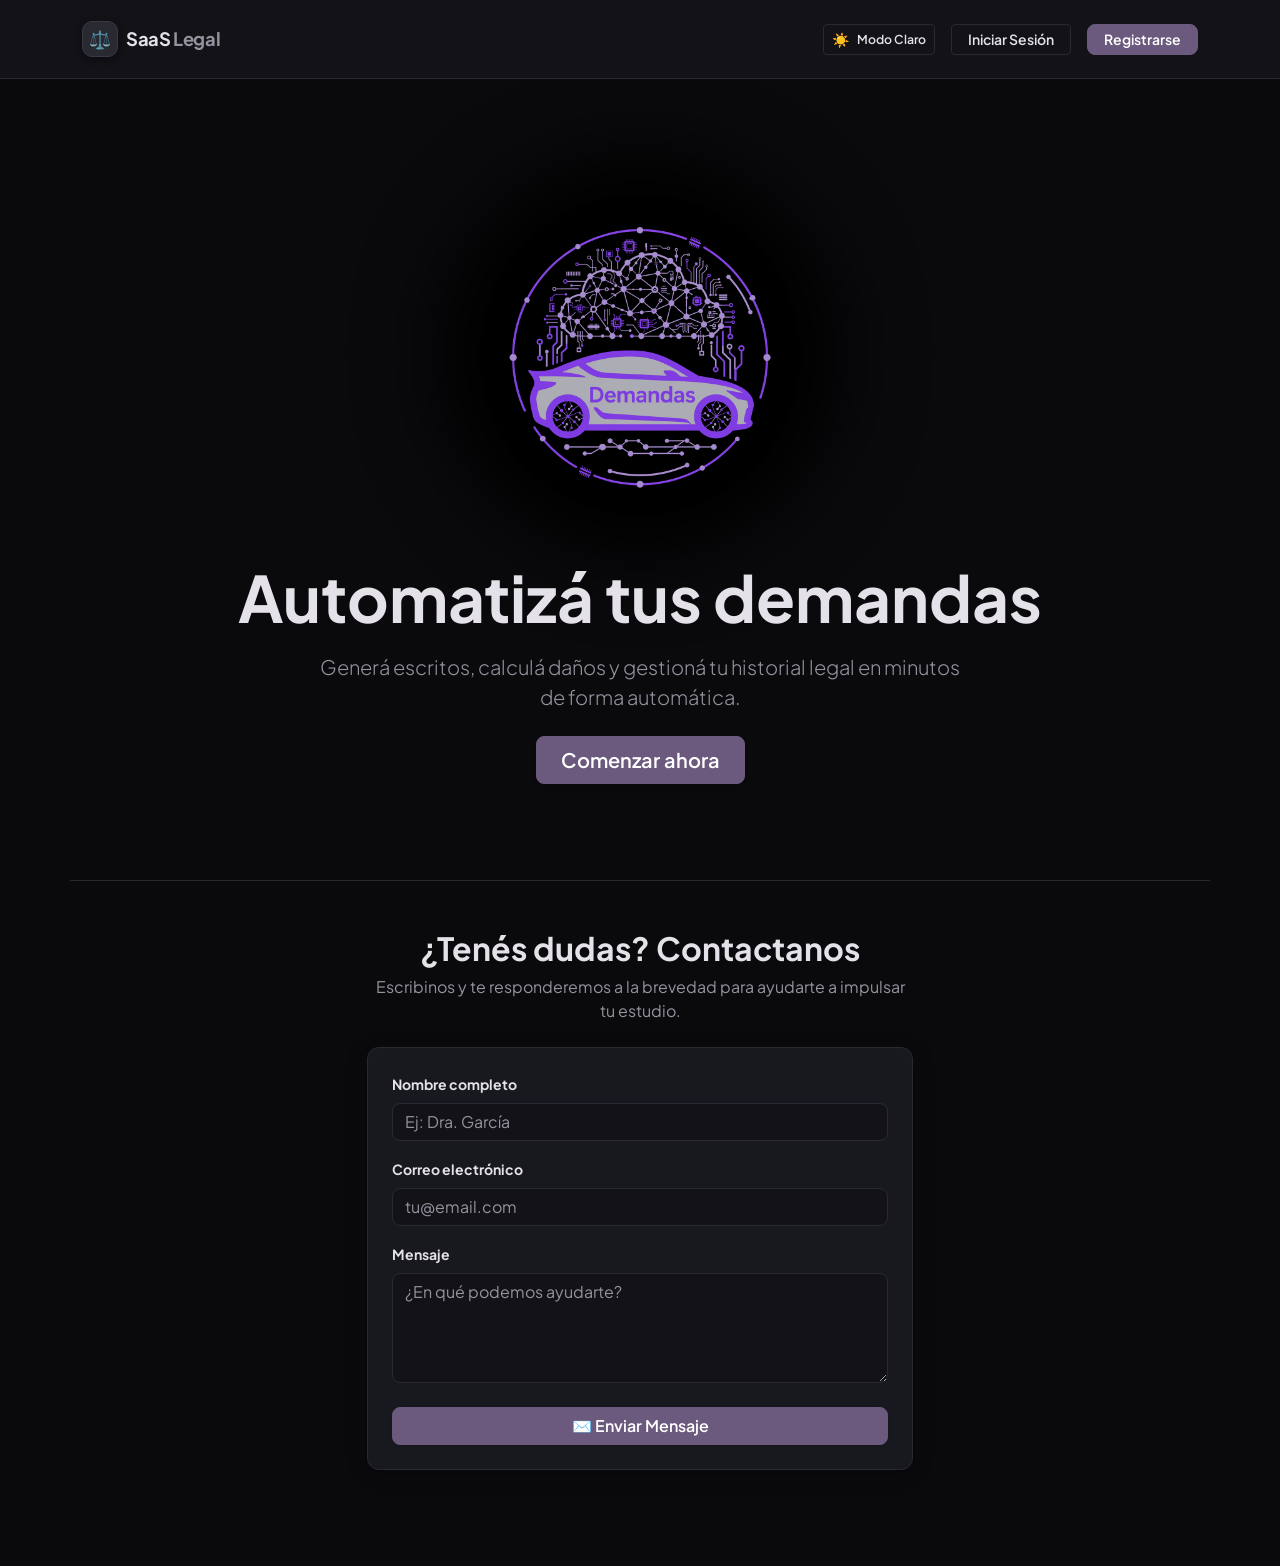
<file: frontend_demandas/landing.html>
<!DOCTYPE html>
<html lang="es" data-theme="dark">
<head>
    <meta charset="UTF-8">
    <meta name="viewport" content="width=device-width, initial-scale=1.0">
    <title>SaaS Demandas Legal - Gestión Inteligente</title>

    <!-- Fuente Premium -->
    <link rel="stylesheet" href="https://fonts.googleapis.com/css2?family=Plus+Jakarta+Sans:wght@400;500;600;700&display=swap">
    
    <!-- Bootstrap 5 CSS -->
    <link href="https://cdn.jsdelivr.net/npm/bootstrap@5.3.0/dist/css/bootstrap.min.css" rel="stylesheet">
    
    <!-- Tu hoja de estilos compartida -->
    <link rel="stylesheet" href="styles.css">
</head>
<body>

<!-- Navbar Adaptativo -->
<nav class="navbar navbar-expand-lg border-bottom py-3" style="background-color: var(--bg-sidebar); border-color: var(--border-color) !important;">
    <div class="container d-flex justify-content-between align-items-center">
        <!-- Logo de Marca -->
        <a class="navbar-brand d-flex align-items-center gap-2 m-0" href="#">
            <div class="brand-icon">⚖️</div>
            <div class="brand-text">SaaS <span>Legal</span></div>
        </a>

        <!-- Acciones Derecha -->
        <div class="d-flex align-items-center gap-2 gap-sm-3">
            <!-- Toggle Modo Claro / Oscuro -->
            <button id="themeToggleBtn" class="btn btn-sm btn-outline-secondary d-flex align-items-center gap-2" style="border-color: var(--border-color); color: var(--text-main);">
                <span id="themeIcon">☀️</span>
                <span id="themeText" class="small fw-semibold d-none d-sm-inline">Modo Claro</span>
            </button>

            <a href="login.html" class="btn btn-sm btn-outline-secondary fw-semibold px-3" style="border-color: var(--border-color); color: var(--text-main);">Iniciar Sesión</a>
            <a href="register.html" class="btn btn-sm btn-primary fw-semibold px-3">Registrarse</a>
        </div>
    </div>
</nav>

<!-- Hero Section -->
<div class="container py-5 text-center my-5">
    
    <!-- ================= LOGO CENTRAL DINÁMICO ================= -->
    <div class="row justify-content-center mb-4">
        <div class="col-auto" style="padding: 20px;">
            <!-- Imagen con bordes circulares, tamaño aumentado (320px) y transición suave -->
            <img id="mainLogo" src="./assets/logo-auto-oscuro.jpeg" alt="Logo SaaS Legal" class="img-fluid" style="width: 320px; height: 320px; object-fit: cover; border-radius: 50%; transition: all 0.4s ease;">
        </div>
    </div>
    <!-- ========================================================= -->

    <h1 class="display-3 fw-bold mb-3">Automatizá tus demandas</h1>
    <p class="lead text-muted mx-auto" style="max-width: 650px;">
        Generá escritos, calculá daños y gestioná tu historial legal en minutos de forma automática.
    </p>
    <div class="mt-4">
        <a href="register.html" class="btn btn-primary btn-lg px-4 fw-semibold shadow-sm">Comenzar ahora</a>
    </div>
</div>
<!-- ================= SECCIÓN DE CONTACTO ================= -->
<div class="container py-5 mb-5 border-top" style="border-color: var(--border-color) !important;">
    <div class="row justify-content-center">
        <div class="col-lg-6">
            <div class="text-center mb-4">
                <h2 class="fw-bold">¿Tenés dudas? Contactanos</h2>
                <p class="text-muted">Escribinos y te responderemos a la brevedad para ayudarte a impulsar tu estudio.</p>
            </div>
            
            <div class="card shadow-sm p-4 border rounded-4" style="background-color: var(--bg-card); border-color: var(--border-color) !important; color: var(--text-main);">
                <form id="formContacto" onsubmit="enviarContacto(event)">
                    <div class="mb-3">
                        <label for="nombreContacto" class="form-label small fw-bold">Nombre completo</label>
                        <input type="text" class="form-control" id="nombreContacto" placeholder="Ej: Dra. García" required>
                    </div>
                    <div class="mb-3">
                        <label for="emailContacto" class="form-label small fw-bold">Correo electrónico</label>
                        <input type="email" class="form-control" id="emailContacto" placeholder="tu@email.com" required>
                    </div>
                    <div class="mb-4">
                        <label for="mensajeContacto" class="form-label small fw-bold">Mensaje</label>
                        <textarea class="form-control" id="mensajeContacto" rows="4" placeholder="¿En qué podemos ayudarte?" required></textarea>
                    </div>
                    <div class="d-grid">
                        <button type="submit" id="btnEnviarContacto" class="btn btn-primary fw-semibold shadow-sm">
                            ✉️ Enviar Mensaje
                        </button>
                    </div>
                    <!-- Mensaje de éxito (Oculto por defecto) -->
                    <div id="alertaContacto" class="alert alert-success mt-3 mb-0 text-center" style="display: none; font-size: 0.9rem;">
                        ¡Gracias por escribirnos! Te contactaremos pronto.
                    </div>
                </form>
            </div>
        </div>
    </div>
</div>
<!-- ======================================================= -->
<!-- Script de Gestión de Tema / Persistencia -->
 <script src="auth-guard.js"></script>
<script>
    document.addEventListener("DOMContentLoaded", () => {
        const toggleBtn = document.getElementById("themeToggleBtn");
        const themeIcon = document.getElementById("themeIcon");
        const themeText = document.getElementById("themeText");
        const mainLogo = document.getElementById("mainLogo");
        
        // 1. Cargar tema guardado o usar 'dark'
        const savedTheme = localStorage.getItem("theme") || "dark";
        document.documentElement.setAttribute("data-theme", savedTheme);
        if (toggleBtn) updateButtonUI(savedTheme);

        // 2. Evento Toggle
        if (toggleBtn) {
            toggleBtn.addEventListener("click", () => {
                const currentTheme = document.documentElement.getAttribute("data-theme");
                const newTheme = currentTheme === "dark" ? "light" : "dark";
                
                document.documentElement.setAttribute("data-theme", newTheme);
                localStorage.setItem("theme", newTheme);
                updateButtonUI(newTheme);
            });
        }

        function updateButtonUI(theme) {
            if (themeIcon) themeIcon.textContent = theme === "dark" ? "☀️" : "🌙";
            if (themeText) themeText.textContent = theme === "dark" ? "Modo Claro" : "Modo Oscuro";
            
            // 3. INTERCAMBIO DINÁMICO DEL LOGO Y EFECTO DE FUSIÓN (GLOW)
            if (mainLogo) {
                if (theme === "dark") {
                    mainLogo.src = "./assets/logo-auto-oscuro.jpeg";
                    // Resplandor negro difuminado (Aumentado a 80px)
                    mainLogo.style.boxShadow = "0 0 80px 40px #000000";
                } else {
                    mainLogo.src = "./assets/logo-auto-claro.jpeg";
                    // Resplandor blanco difuminado (Aumentado a 80px)
                    mainLogo.style.boxShadow = "0 0 80px 40px #ffffff";
                }
            }
        }
    });
    // =========================================================
        // 4. LÓGICA DEL FORMULARIO DE CONTACTO
        // =========================================================
        
        // Exponemos la función al ámbito global para que el HTML la encuentre
        window.enviarContacto = async function(event) {
            event.preventDefault(); // Evita que la página se recargue bruscamente

            const btnEnviar = document.getElementById("btnEnviarContacto");
            const alerta = document.getElementById("alertaContacto");
            
            // Recolectamos la información escrita por el cliente
            const nombre = document.getElementById("nombreContacto").value;
            const email = document.getElementById("emailContacto").value;
            const mensaje = document.getElementById("mensajeContacto").value;

            // Efecto visual: deshabilitamos el botón mientras "piensa"
            btnEnviar.disabled = true;
            btnEnviar.innerHTML = "⏳ Enviando...";
            alerta.style.display = "none"; // Ocultamos alertas previas

            try {
                // Enviamos los datos al backend (Ajusta el puerto si no usas el 8000)
                const response = await fetch("https://saas-demandas-legal.onrender.com/contacto", {
                    method: "POST",
                    headers: {
                        "Content-Type": "application/json"
                    },
                    body: JSON.stringify({ nombre, email, mensaje })
                });

                if (response.ok) {
                    // ¡Éxito! Mostramos el cartel verde
                    alerta.className = "alert alert-success mt-3 mb-0 text-center";
                    alerta.innerText = "¡Gracias por escribirnos! Te contactaremos pronto.";
                    alerta.style.display = "block";
                    
                    // Limpiamos el formulario para que quede como nuevo
                    document.getElementById("formContacto").reset();
                } else {
                    throw new Error("El servidor rechazó la solicitud");
                }
            } catch (error) {
                console.error("Error al enviar el contacto:", error);
                // Si algo falla, mostramos un cartel rojo
                alerta.className = "alert alert-danger mt-3 mb-0 text-center";
                alerta.innerText = "Hubo un problema al enviar tu mensaje. Intentá de nuevo.";
                alerta.style.display = "block";
            } finally {
                // Sin importar si funcionó o falló, volvemos a habilitar el botón
                btnEnviar.disabled = false;
                btnEnviar.innerHTML = "✉️ Enviar Mensaje";
                
                // Opcional: Ocultamos el cartel de éxito después de 5 segundos
                setTimeout(() => {
                    if (alerta.className.includes("alert-success")) {
                        alerta.style.display = "none";
                    }
                }, 5000);
            }
        };
</script>

</body>
</html>
</file>
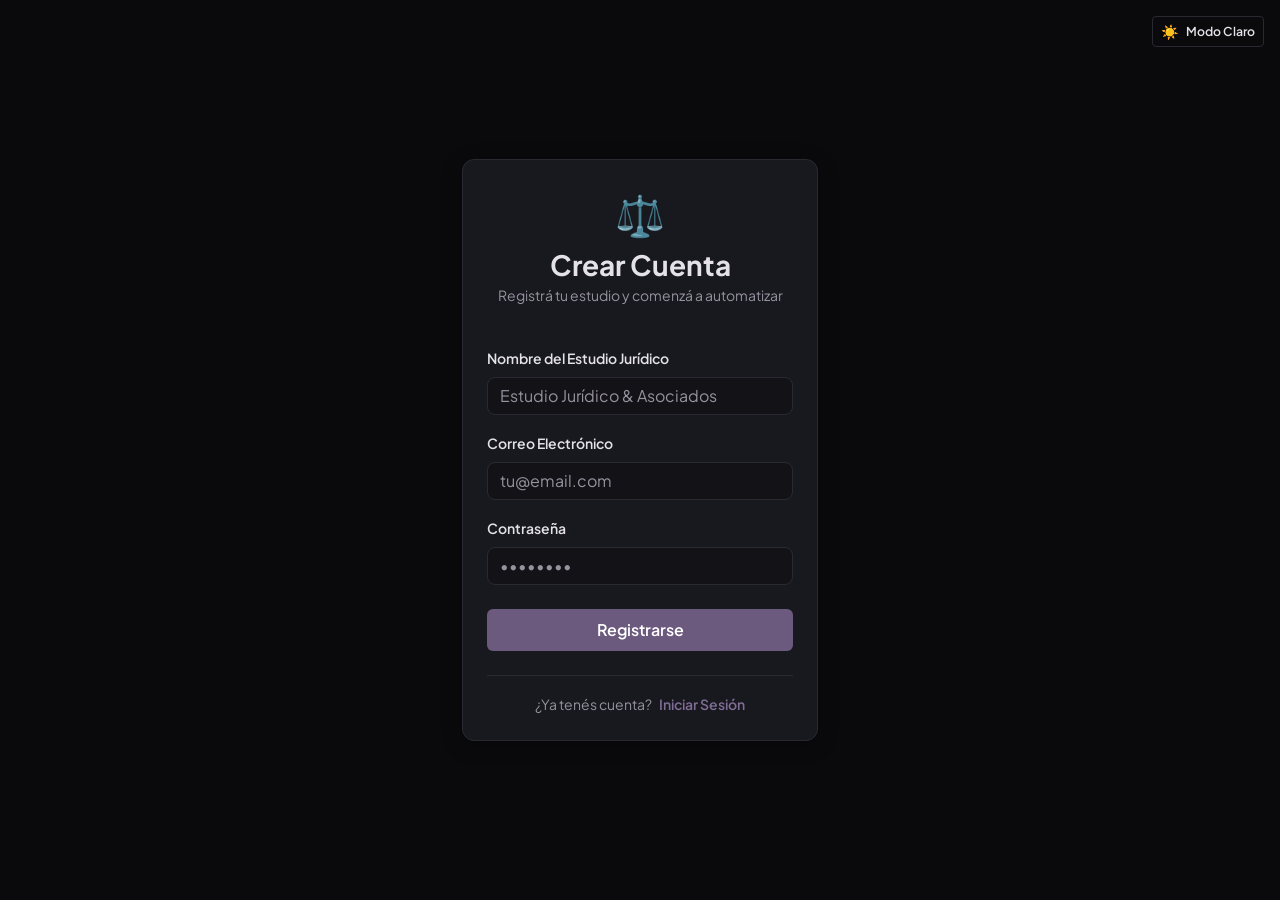
<file: frontend_demandas/register.html>
<!DOCTYPE html>
<html lang="es" data-theme="dark">
<head>
    <meta charset="UTF-8">
    <meta name="viewport" content="width=device-width, initial-scale=1.0">
    <title>Registro - SaaS Demandas Legal</title>

    <!-- Fuente Premium -->
    <link rel="stylesheet" href="https://fonts.googleapis.com/css2?family=Plus+Jakarta+Sans:wght@400;500;600;700&display=swap">
    
    <!-- Bootstrap 5 CSS -->
    <link href="https://cdn.jsdelivr.net/npm/bootstrap@5.3.0/dist/css/bootstrap.min.css" rel="stylesheet">
    
    <!-- Hoja de estilos principal -->
    <link rel="stylesheet" href="styles.css">
</head>
<body class="d-flex align-items-center justify-content-center min-vh-100 position-relative py-5">

<!-- Botón Toggle Flotante (Esquina Superior Derecha) -->
<div class="position-absolute top-0 end-0 p-3">
    <button id="themeToggleBtn" class="btn btn-sm btn-outline-secondary d-flex align-items-center gap-2" style="border-color: var(--border-color); color: var(--text-main);">
        <span id="themeIcon">☀️</span>
        <span id="themeText" class="small fw-semibold">Modo Claro</span>
    </button>
</div>

<!-- Card de Registro -->
<div class="container">
    <div class="row justify-content-center">
        <div class="col-md-5 col-lg-4">
            <div class="card p-4 shadow-lg border rounded-4" style="background-color: var(--bg-card); border-color: var(--border-color) !important;">
                
                <div class="text-center mb-4">
                    <div class="fs-1 mb-1">⚖️</div>
                    <h3 class="fw-bold m-0" style="color: var(--text-main);">Crear Cuenta</h3>
                    <p class="small text-muted mt-1" style="color: var(--text-muted) !important;">Registrá tu estudio y comenzá a automatizar</p>
                </div>

                <form id="registerForm" onsubmit="registrarUsuario(event)">
                    <div class="mb-3 text-start">
                        <label class="form-label small fw-semibold" style="color: var(--text-main);">Nombre del Estudio Jurídico</label>
                        <input type="text" id="nombre_estudio" class="form-control" placeholder="Estudio Jurídico & Asociados" required>
                    </div>

                    <div class="mb-3 text-start">
                        <label class="form-label small fw-semibold" style="color: var(--text-main);">Correo Electrónico</label>
                        <input type="email" id="email" class="form-control" placeholder="tu@email.com" required>
                    </div>

                    <div class="mb-3 text-start">
                        <label class="form-label small fw-semibold" style="color: var(--text-main);">Contraseña</label>
                        <input type="password" id="password" class="form-control" placeholder="••••••••" required>
                    </div>

                    <button type="submit" class="btn w-100 fw-semibold py-2 mt-2" style="background-color: var(--accent-blue); color: #ffffff;">Registrarse</button>
                </form>

                <div class="text-center mt-4 pt-3 border-top" style="border-color: var(--border-color) !important;">
                    <span class="small" style="color: var(--text-muted) !important;">¿Ya tenés cuenta?</span>
                    <a href="login.html" class="small fw-semibold text-decoration-none ms-1" style="color: var(--accent-blue-hover);">Iniciar Sesión</a>
                </div>

            </div>
        </div>
    </div>
</div>
<script src="auth-guard.js"></script>

<!-- Script de Gestión de Tema / Persistencia -->
<script>
    document.addEventListener("DOMContentLoaded", () => {
        const toggleBtn = document.getElementById("themeToggleBtn");
        const themeIcon = document.getElementById("themeIcon");
        const themeText = document.getElementById("themeText");
        
        // 1. Cargar tema guardado o aplicar 'dark'
        const savedTheme = localStorage.getItem("theme") || "dark";
        document.documentElement.setAttribute("data-theme", savedTheme);
        if (toggleBtn) updateButtonUI(savedTheme);

        // 2. Evento Toggle
        if (toggleBtn) {
            toggleBtn.addEventListener("click", () => {
                const currentTheme = document.documentElement.getAttribute("data-theme");
                const newTheme = currentTheme === "dark" ? "light" : "dark";
                
                document.documentElement.setAttribute("data-theme", newTheme);
                localStorage.setItem("theme", newTheme);
                updateButtonUI(newTheme);
            });
        }

        function updateButtonUI(theme) {
            if (themeIcon) themeIcon.textContent = theme === "dark" ? "☀️" : "🌙";
            if (themeText) themeText.textContent = theme === "dark" ? "Modo Claro" : "Modo Oscuro";
        }
    });
</script>

<!-- Lógica JS Original de la API -->
<script>
    const API_URL = "https://saas-demandas-legal.onrender.com";

    async function registrarUsuario(event) {
        event.preventDefault();

        const data = {
            nombre_estudio: document.getElementById("nombre_estudio").value,
            email: document.getElementById("email").value,
            password: document.getElementById("password").value
        };

        try {
            const response = await fetch(`${API_URL}/register`, {
                method: "POST",
                headers: { "Content-Type": "application/json" },
                body: JSON.stringify(data)
            });

            if (response.ok) {
                const data = await response.json();
                
                // Si el registro ya devuelve el token, lo guardamos de una
                if (data.access_token) {
                    localStorage.setItem("access_token", data.access_token);
                    // Lo mandamos directo a la pasarela de pago o pantalla de suscripción
                    window.location.href = "suscripcion.html"; 
                } else {
                    // Si solo crea el usuario, lo mandamos al login con aviso
                    alert("¡Registro exitoso! Por favor inicie sesión para continuar con la suscripción.");
                    window.location.href = "login.html";
                }
            } else {
                const errData = await response.json();
                alert("Error al registrarse: " + (errData.detail || "Verifica los datos"));
            }
        } catch (error) {
            console.error("Error de red:", error);
            alert("No se pudo conectar con el servidor.");
        }
    }
</script>
</body>
</html>
</file>
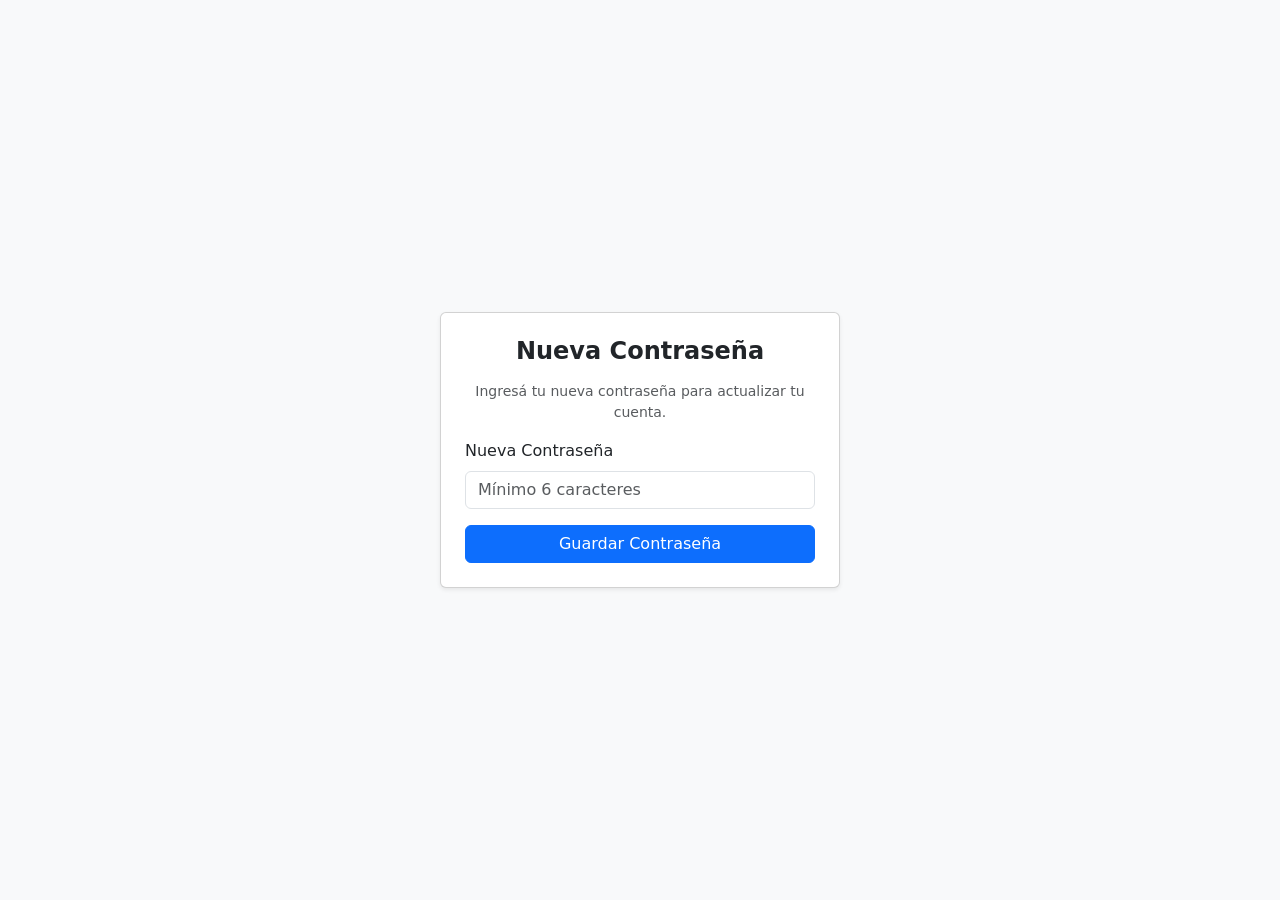
<file: frontend_demandas/reset-password.html>
<!DOCTYPE html>
<html lang="es">
<head>
    <meta charset="UTF-8">
    <meta name="viewport" content="width=device-width, initial-scale=1.0">
    <title>Restablecer Contraseña - SaaS Legal</title>
    <link href="https://cdn.jsdelivr.net/npm/bootstrap@5.3.0/dist/css/bootstrap.min.css" rel="stylesheet">
</head>
<body class="bg-light d-flex align-items-center justify-content-center vh-100">
    <div class="card p-4 shadow-sm" style="max-width: 400px; width: 100%;">
        <h4 class="fw-bold mb-3 text-center">Nueva Contraseña</h4>
        <p class="text-muted small text-center">Ingresá tu nueva contraseña para actualizar tu cuenta.</p>

        <form id="form-reset">
            <div class="mb-3">
                <label class="form-label">Nueva Contraseña</label>
                <input type="password" id="nueva-password" class="form-control" required minlength="6" placeholder="Mínimo 6 caracteres">
            </div>
            <button type="submit" id="btn-guardar" class="btn btn-primary w-100">Guardar Contraseña</button>
        </form>
    </div>

    <script>
    const API_URL = "https://saas-demandas-legal.onrender.com";

    document.getElementById("form-reset").addEventListener("submit", async (e) => {
        e.preventDefault();
        
        const urlParams = new URLSearchParams(window.location.search);
        const token = urlParams.get("token");
        const nuevaPassword = document.getElementById("nueva-password").value;
        const btn = document.getElementById("btn-guardar");

        if (!token) {
            alert("El token de recuperación no es válido o falta en la URL.");
            return;
        }

        btn.disabled = true;
        btn.textContent = "Guardando...";

        const formData = new FormData();
        formData.append("token", token);
        formData.append("nueva_password", nuevaPassword);

        try {
            const res = await fetch(`${API_URL}/auth/reset-password`, {
                method: "POST",
                body: formData
            });

            const data = await res.json();

            if (res.ok) {
                alert(data.mensaje);
                window.location.href = "login.html"; // Redirige al login.html
            } else {
                alert(data.detail || "Error al cambiar la contraseña.");
            }
        } catch (err) {
            console.error("Error:", err);
            alert("Ocurrió un error al intentar cambiar la contraseña.");
        } finally {
            btn.disabled = false;
            btn.textContent = "Guardar Contraseña";
        }
    });
    </script>
</body>
</html>
</file>
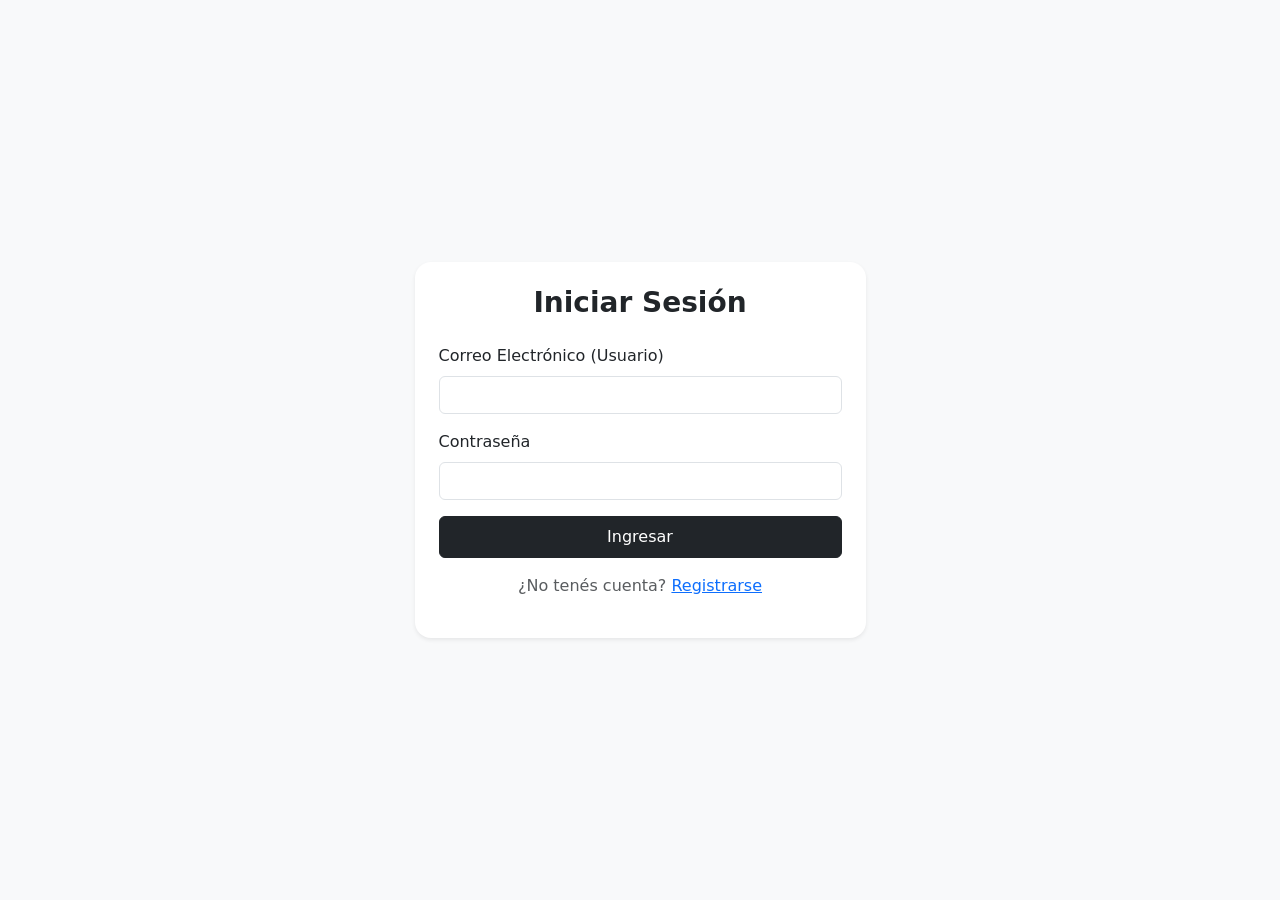
<file: .github/workflows/login.html>
<!DOCTYPE html>
<html lang="es">
<head>
    <meta charset="UTF-8">
    <title>Iniciar Sesión - SaaS Demandas Legal</title>
    <link href="https://cdn.jsdelivr.net/npm/bootstrap@5.3.0/dist/css/bootstrap.min.css" rel="stylesheet">
</head>
<body class="bg-light d-flex align-items-center py-5" style="min-height: 100vh;">

<div class="container">
    <div class="row justify-content-center">
        <div class="col-md-5">
            <div class="card shadow-sm border-0 rounded-4 p-4">
                <h3 class="text-center mb-4 fw-bold">Iniciar Sesión</h3>
                
                <form id="loginForm" onsubmit="iniciarSesion(event)">
                    <div class="mb-3">
                        <label class="form-label">Correo Electrónico (Usuario)</label>
                        <input type="email" id="email" class="form-control" required>
                    </div>
                    <div class="mb-3">
                        <label class="form-label">Contraseña</label>
                        <input type="password" id="password" class="form-control" required>
                    </div>
                    <button type="submit" class="btn btn-dark w-100 py-2">Ingresar</button>
                </form>

                <div class="text-center mt-3">
                    <p class="text-muted">¿No tenés cuenta? <a href="register.html">Registrarse</a></p>
                </div>
            </div>
        </div>
    </div>
</div>

<script>
    const API_URL = "http://127.0.0.1:8000";

    async function iniciarSesion(event) {
        event.preventDefault();

        const email = document.getElementById("email").value;
        const password = document.getElementById("password").value;

        // FastAPI OAuth2PasswordRequestForm requiere form-data con 'username' y 'password'
        const formData = new URLSearchParams();
        formData.append("username", email);
        formData.append("password", password);

        try {
            const response = await fetch(`${API_URL}/token`, {
                method: "POST",
                headers: { "Content-Type": "application/x-www-form-urlencoded" },
                body: formData
            });

            if (response.ok) {
                const data = await response.json();
                // Guardamos el token en el almacenamiento local del navegador
                localStorage.setItem("access_token", data.access_token);
                window.location.href = "index.html"; // Redirige al panel principal
            } else {
                alert("Email o contraseña incorrectos.");
            }
        } catch (error) {
            console.error("Error de red:", error);
            alert("No se pudo conectar con el servidor.");
        }
    }
</script>
</body>
</html>
</file>
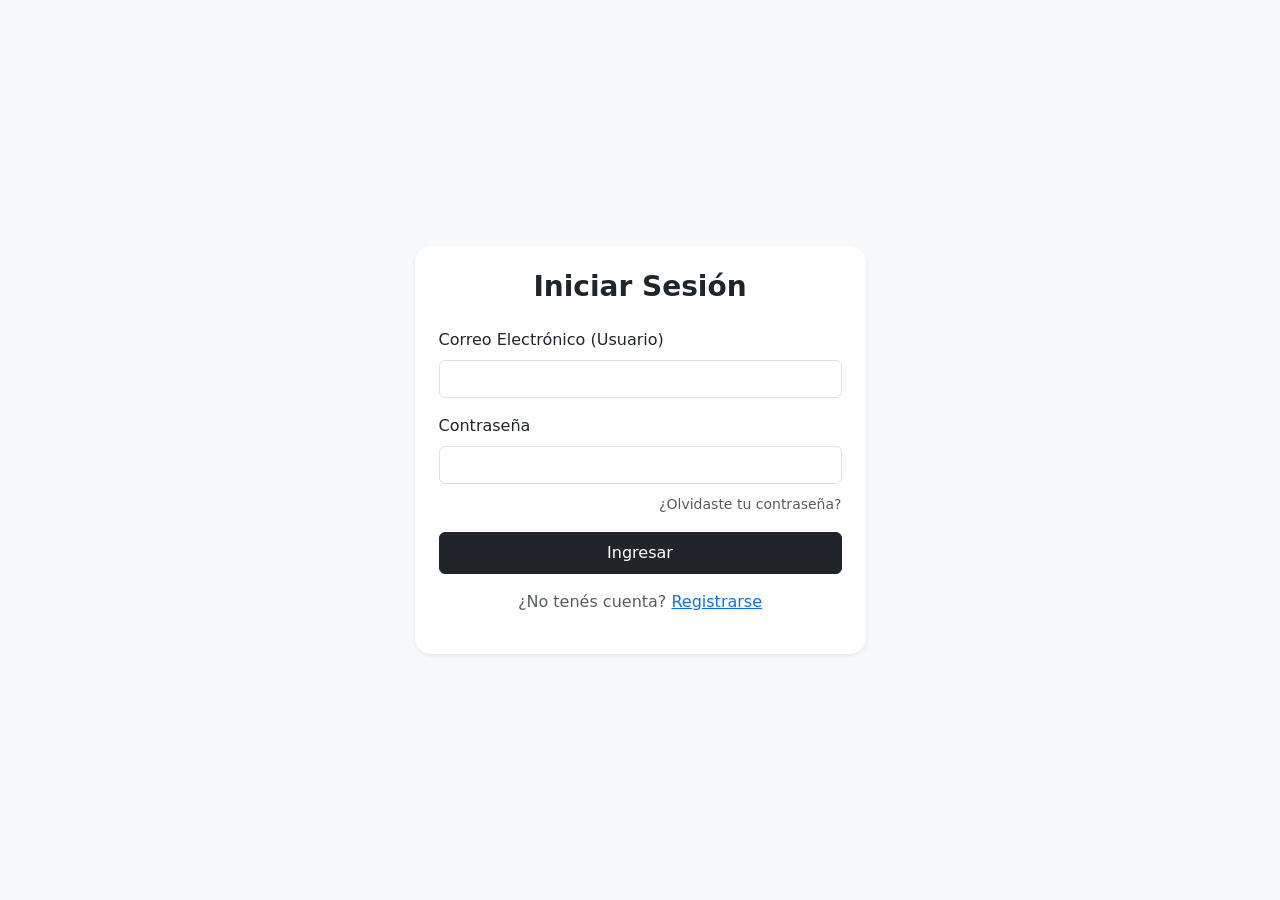
<file: .github/workflows/frontend_demandas/login.html>
<!DOCTYPE html>
<html lang="es">
<head>
    <meta charset="UTF-8">
    <title>Iniciar Sesión - SaaS Demandas Legal</title>
    <link href="https://cdn.jsdelivr.net/npm/bootstrap@5.3.0/dist/css/bootstrap.min.css" rel="stylesheet">
</head>
<body class="bg-light d-flex align-items-center py-5" style="min-height: 100vh;">

<div class="container">
    <div class="row justify-content-center">
        <div class="col-md-5">
            <div class="card shadow-sm border-0 rounded-4 p-4">
                <h3 class="text-center mb-4 fw-bold">Iniciar Sesión</h3>
                
                <form id="loginForm" onsubmit="iniciarSesion(event)">
                    <div class="mb-3">
                        <label class="form-label">Correo Electrónico (Usuario)</label>
                        <input type="email" id="email" class="form-control" required>
                    </div>
                    <div class="mb-2">
                        <label class="form-label">Contraseña</label>
                        <input type="password" id="password" class="form-control" required>
                    </div>

                    <!-- Enlace de Olvidaste tu contraseña -->
                    <div class="mb-3 text-end">
                        <a href="#" data-bs-toggle="modal" data-bs-target="#modalOlvidePassword" class="small text-muted text-decoration-none">¿Olvidaste tu contraseña?</a>
                    </div>

                    <button type="submit" class="btn btn-dark w-100 py-2">Ingresar</button>
                </form>

                <div class="text-center mt-3">
                    <p class="text-muted">¿No tenés cuenta? <a href="register.html">Registrarse</a></p>
                </div>
            </div>
        </div>
    </div>
</div>

<!-- MODAL PARA RECUPERAR CONTRASEÑA -->
<div class="modal fade" id="modalOlvidePassword" tabindex="-1" aria-hidden="true">
    <div class="modal-dialog modal-dialog-centered">
    <div class="modal-content border-0 shadow rounded-4">
<div class="modal-header border-0 pb-0">
        <h5 class="modal-title fw-bold">Recuperar Contraseña</h5>
        <button type="button" class="btn-close" data-bs-dismiss="modal" aria-label="Close"></button>
      </div>
      <div class="modal-body">
        <p class="text-muted small">Ingresá tu correo electrónico y te enviaremos un enlace para restablecer tu contraseña.</p>
        <form id="form-olvide-password">
          <div class="mb-3">
            <label class="form-label">Correo electrónico</label>
            <input type="email" id="email-recuperacion" class="form-control" placeholder="tu@email.com" required>
          </div>
          <button type="submit" id="btn-enviar-recuperacion" class="btn btn-primary w-100">Enviar enlace</button>
        </form>
      </div>
    </div>
  </div>
</div>

<!-- JS de Bootstrap imprescindible para que funcionen los Modales -->
<script src="https://cdn.jsdelivr.net/npm/bootstrap@5.3.0/dist/js/bootstrap.bundle.min.js"></script>

<script>
    const API_URL = "http://127.0.0.1:8000";

    // 1. INICIAR SESIÓN
    async function iniciarSesion(event) {
        event.preventDefault();

        const email = document.getElementById("email").value;
        const password = document.getElementById("password").value;

        const formData = new URLSearchParams();
        formData.append("username", email);
        formData.append("password", password);

        try {
            const response = await fetch(`${API_URL}/token`, {
                method: "POST",
                headers: { "Content-Type": "application/x-www-form-urlencoded" },
                body: formData
            });

            if (response.ok) {
                const data = await response.json();
                localStorage.setItem("access_token", data.access_token);
                window.location.href = "index.html"; 
            } else {
                alert("Email o contraseña incorrectos.");
            }
        } catch (error) {
            console.error("Error de red:", error);
            alert("No se pudo conectar con el servidor.");
        }
    }

    // 2. SOLICITAR ENLACE DE RECUPERACIÓN DE CONTRASEÑA
    document.getElementById("form-olvide-password").addEventListener("submit", async (e) => {
        e.preventDefault();
        const email = document.getElementById("email-recuperacion").value;
        const btn = document.getElementById("btn-enviar-recuperacion");

        btn.disabled = true;
        btn.textContent = "Enviando...";

        const formData = new FormData();
        formData.append("email", email);

        try {
            const res = await fetch(`${API_URL}/auth/olvide-password`, {
                method: "POST",
                body: formData
            });

            const data = await res.json();
            alert(data.mensaje);

            const modalEl = document.getElementById("modalOlvidePassword");
            const modal = bootstrap.Modal.getInstance(modalEl);
            if (modal) modal.hide();
            document.getElementById("email-recuperacion").value = "";

        } catch (err) {
            console.error("Error al solicitar recuperación:", err);
            alert("Ocurrió un error al procesar la solicitud.");
        } finally {
            btn.disabled = false;
            btn.textContent = "Enviar enlace";
        }
    });
</script>
</body>
</html>
</file>
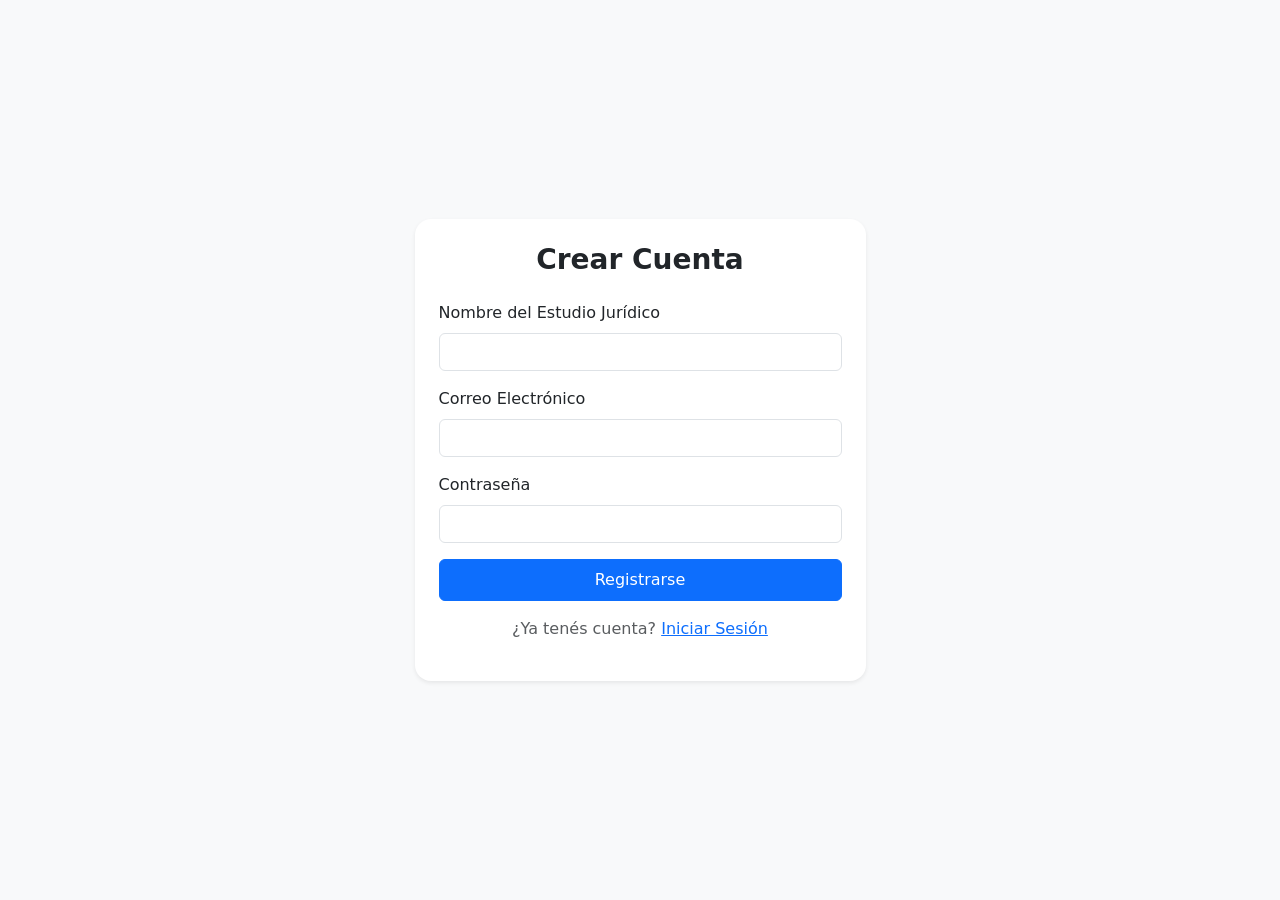
<file: .github/workflows/frontend_demandas/register.html>
<!DOCTYPE html>
<html lang="es">
<head>
    <meta charset="UTF-8">
    <title>Registro - SaaS Demandas Legal</title>
    <link href="https://cdn.jsdelivr.net/npm/bootstrap@5.3.0/dist/css/bootstrap.min.css" rel="stylesheet">
</head>
<body class="bg-light d-flex align-items-center py-5" style="min-height: 100vh;">

<div class="container">
    <div class="row justify-content-center">
        <div class="col-md-5">
            <div class="card shadow-sm border-0 rounded-4 p-4">
                <h3 class="text-center mb-4 fw-bold">Crear Cuenta</h3>
                
                <form id="registerForm" onsubmit="registrarUsuario(event)">
                    <div class="mb-3">
                        <label class="form-label">Nombre del Estudio Jurídico</label>
                        <input type="text" id="nombre_estudio" class="form-control" required>
                    </div>
                    <div class="mb-3">
                        <label class="form-label">Correo Electrónico</label>
                        <input type="email" id="email" class="form-control" required>
                    </div>
                    <div class="mb-3">
                        <label class="form-label">Contraseña</label>
                        <input type="password" id="password" class="form-control" required>
                    </div>
                    <button type="submit" class="btn btn-primary w-100 py-2">Registrarse</button>
                </form>

                <div class="text-center mt-3">
                    <p class="text-muted">¿Ya tenés cuenta? <a href="login.html">Iniciar Sesión</a></p>
                </div>
            </div>
        </div>
    </div>
</div>

<script>
    const API_URL = "http://127.0.0.1:8000";

    async function registrarUsuario(event) {
        event.preventDefault();

        const data = {
            nombre_estudio: document.getElementById("nombre_estudio").value,
            email: document.getElementById("email").value,
            password: document.getElementById("password").value
        };

        try {
            const response = await fetch(`${API_URL}/register`, {
                method: "POST",
                headers: { "Content-Type": "application/json" },
                body: JSON.stringify(data)
            });

           if (response.ok) {
            const data = await response.json();
    
                // Si el registro ya devuelve el token, lo guardamos de una
                if (data.access_token) {
                    localStorage.setItem("access_token", data.access_token);
                     // Lo mandamos directo a la pasarela de pago o pantalla de suscripción
                    window.location.href = "suscripcion.html"; 
                } else {
                    // Si solo crea el usuario, lo mandamos al login con aviso
                    alert("¡Registro exitoso! Por favor inicie sesión para continuar con la suscripción.");
                    window.location.href = "login.html";
                    }
            } else {
                const errData = await response.json();
                alert("Error al registrarse: " + (errData.detail || "Verifica los datos"));
            }
        } catch (error) {
            console.error("Error de red:", error);
            alert("No se pudo conectar con el servidor.");
        }
    }
</script>
</body>
</html>
</file>
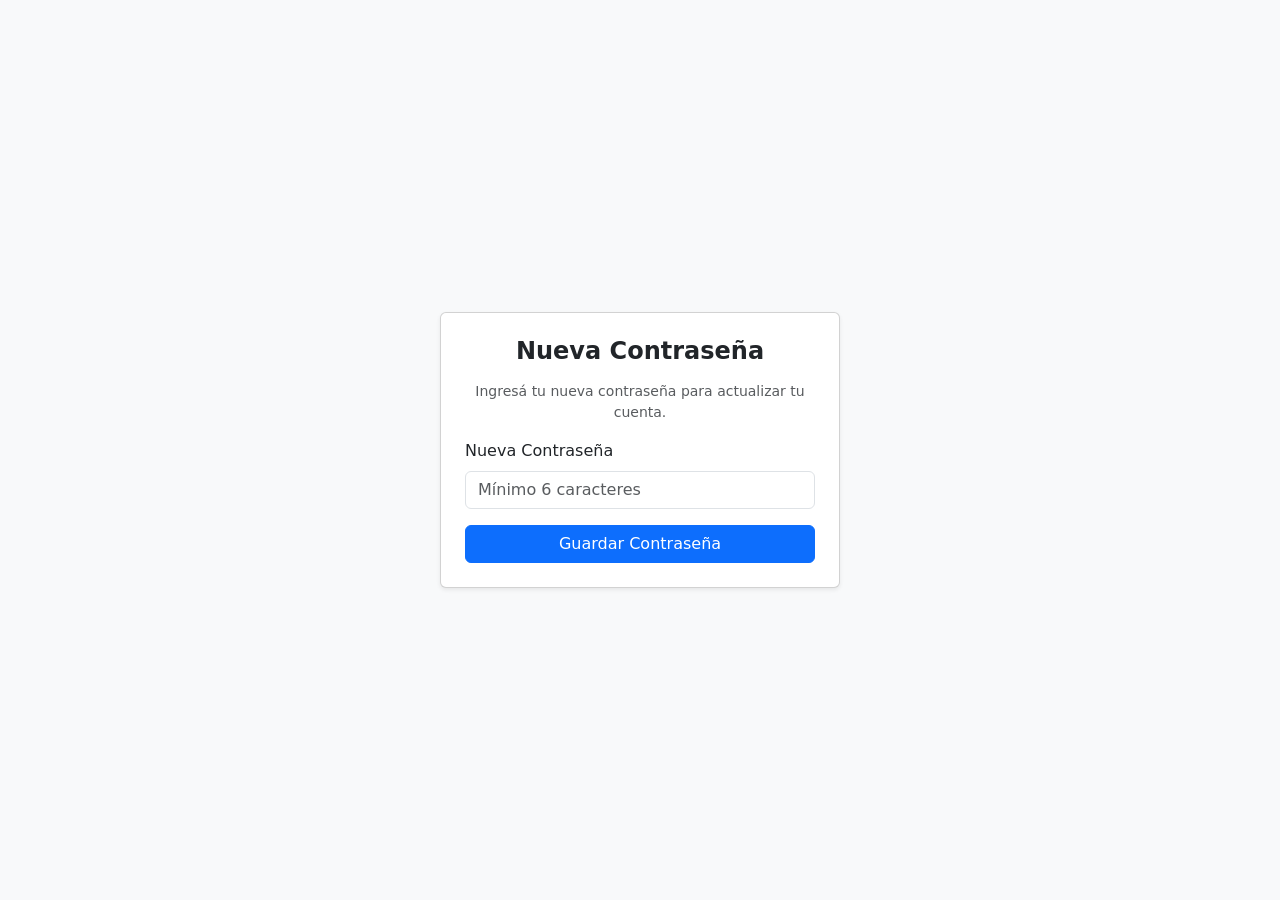
<file: .github/workflows/frontend_demandas/reset-password.html>
<!DOCTYPE html>
<html lang="es">
<head>
    <meta charset="UTF-8">
    <meta name="viewport" content="width=device-width, initial-scale=1.0">
    <title>Restablecer Contraseña - SaaS Legal</title>
    <link href="https://cdn.jsdelivr.net/npm/bootstrap@5.3.0/dist/css/bootstrap.min.css" rel="stylesheet">
</head>
<body class="bg-light d-flex align-items-center justify-content-center vh-100">
    <div class="card p-4 shadow-sm" style="max-width: 400px; width: 100%;">
        <h4 class="fw-bold mb-3 text-center">Nueva Contraseña</h4>
        <p class="text-muted small text-center">Ingresá tu nueva contraseña para actualizar tu cuenta.</p>

        <form id="form-reset">
            <div class="mb-3">
                <label class="form-label">Nueva Contraseña</label>
                <input type="password" id="nueva-password" class="form-control" required minlength="6" placeholder="Mínimo 6 caracteres">
            </div>
            <button type="submit" id="btn-guardar" class="btn btn-primary w-100">Guardar Contraseña</button>
        </form>
    </div>

    <script>
    const API_URL = "http://127.0.0.1:8000";

    document.getElementById("form-reset").addEventListener("submit", async (e) => {
        e.preventDefault();
        
        const urlParams = new URLSearchParams(window.location.search);
        const token = urlParams.get("token");
        const nuevaPassword = document.getElementById("nueva-password").value;
        const btn = document.getElementById("btn-guardar");

        if (!token) {
            alert("El token de recuperación no es válido o falta en la URL.");
            return;
        }

        btn.disabled = true;
        btn.textContent = "Guardando...";

        const formData = new FormData();
        formData.append("token", token);
        formData.append("nueva_password", nuevaPassword);

        try {
            const res = await fetch(`${API_URL}/auth/reset-password`, {
                method: "POST",
                body: formData
            });

            const data = await res.json();

            if (res.ok) {
                alert(data.mensaje);
                window.location.href = "login.html"; // Redirige al login.html
            } else {
                alert(data.detail || "Error al cambiar la contraseña.");
            }
        } catch (err) {
            console.error("Error:", err);
            alert("Ocurrió un error al intentar cambiar la contraseña.");
        } finally {
            btn.disabled = false;
            btn.textContent = "Guardar Contraseña";
        }
    });
    </script>
</body>
</html>
</file>
<file: frontend_demandas/styles.css>
/* Importar fuente Premium */
@import url('https://fonts.googleapis.com/css2?family=Plus+Jakarta+Sans:wght@400;500;600;700&display=swap');

/* ===================================
   SISTEMA DE TEMAS (LIGHT / DARK)
   =================================== */

/* Variables por defecto: MODO OSCURO (Plata & Grafito) */
:root, [data-theme="dark"] {
  --bg-main: #0A0A0D;
  --bg-card: #18181F;
  --bg-sidebar: #121217;
  --border-color: #292932;
  
  --text-main: #E4E1E8;
  --text-muted: #96929E;
  
  --accent-blue: #6B5A7E;
  --accent-blue-hover: #806D96;
  --accent-gold: #d97706;
  --accent-green: #10b981;
  --accent-red: #ef4444;

  --text-title: #D1D5DB;
  --input-bg: #121217;
}

/* Variables para MODO CLARO (Sobrio y Profesional) */
[data-theme="light"] {
  --bg-main: #F8FAFC;
  --bg-card: #FFFFFF;
  --bg-sidebar: #F1F5F9;
  --border-color: #E2E8F0;
  
  --text-main: #0F172A;
  --text-muted: #64748B;
  
  --accent-blue: #5B4B6E;
  --accent-blue-hover: #483A58;
  --accent-gold: #d97706;
  --accent-green: #10b981;
  --accent-red: #ef4444;

  --text-title: #334155;
  --input-bg: #FFFFFF;
}

/* General / Layout Base Adaptativo */
body, main, html {
  background-color: var(--bg-main) !important;
  color: var(--text-main) !important;
  font-family: 'Plus Jakarta Sans', -apple-system, BlinkMacSystemFont, sans-serif !important;
  transition: background-color 0.3s ease, color 0.3s ease;
}

/* Reemplazo global para títulos y textos primarios adaptativos */
.text-primary, 
h5.text-primary, 
h6.text-primary, 
a.text-primary,
[class*="text-primary"] {
  color: var(--text-title) !important;
}

/* Rediseño de la Sidebar */
.sidebar, #sidebar, .bg-dark {
  background-color: var(--bg-sidebar) !important;
  border-right: 1px solid var(--border-color);
}

/* Rediseño de Tarjetas (Cards) */
.card, .bg-white {
  background-color: var(--bg-card) !important;
  border: 1px solid var(--border-color) !important;
  border-radius: 12px !important;
  color: var(--text-main) !important;
  box-shadow: 0 4px 20px rgba(0, 0, 0, 0.25) !important;
}

/* Inputs, Selects y Formularios estilo Dark Mode */
.form-control, .form-select, select {
  background-color: #121217 !important;
  border: 1px solid var(--border-color) !important;
  color: var(--text-main) !important;
  border-radius: 8px !important;
}

/* Opciones dentro de los selects/listas */
option {
  background-color: #121217 !important;
  color: var(--text-main) !important;
}

.form-control:focus, .form-select:focus {
  border-color: var(--accent-blue) !important;
  box-shadow: 0 0 0 3px rgba(107, 90, 126, 0.25) !important;
}

.form-control::placeholder {
  color: #64748b !important;
}

/* Checkboxes y Radios */
.form-check-input {
  background-color: #121217 !important;
  border-color: var(--border-color) !important;
}

.form-check-input:checked {
  background-color: var(--accent-blue) !important;
  border-color: var(--accent-blue) !important;
}

/* Botones Primarios */
.btn-primary {
  background-color: var(--accent-blue) !important;
  border-color: var(--accent-blue) !important;
  font-weight: 600 !important;
  border-radius: 8px !important;
  transition: all 0.2s ease !important;
}

.btn-primary:hover {
  background-color: var(--accent-blue-hover) !important;
  transform: translateY(-1px);
}

/* Tablas Estilizadas Integradas */
.table {
  --bs-table-bg: transparent !important;
  --bs-table-color: var(--text-main) !important;
  color: var(--text-main) !important;
}

.table-light, .table thead th {
  background-color: #18181F !important;
  color: var(--text-muted) !important;
  border-bottom: 1px solid var(--border-color) !important;
  text-transform: uppercase;
  font-size: 0.75rem;
  letter-spacing: 0.05em;
}

.table tbody tr {
  background-color: var(--bg-card) !important;
  color: var(--text-main) !important;
}

.table td {
  border-bottom: 1px solid var(--border-color) !important;
  vertical-align: middle;
  color: var(--text-main) !important;
}

/* ===================================
   SIDEBAR & BRANDING EXEC
   =================================== */

/* Fondo y estructura general del Sidebar */
.sidebar, #sidebar {
  background-color: var(--bg-sidebar) !important;
  border-right: 1px solid var(--border-color);
  min-height: 100vh;
}

/* Marca / Logo */
.brand-container {
  padding: 1.5rem 1rem 1rem 1rem;
  display: flex;
  align-items: center;
  gap: 0.75rem;
  border-bottom: 1px solid rgba(255, 255, 255, 0.05);
  margin-bottom: 1.5rem;
}

.brand-icon {
  background: #292932 !important;
  color: #E4E1E8 !important;
  border: 1px solid #3A3A46 !important;
  width: 36px;
  height: 36px;
  border-radius: 10px;
  display: flex;
  align-items: center;
  justify-content: center;
  font-size: 1.1rem;
  box-shadow: 0 2px 8px rgba(0, 0, 0, 0.4) !important;
}

.brand-text {
  font-weight: 700;
  font-size: 1.15rem;
  color: #FFFFFF !important;
  letter-spacing: -0.02em;
}

.brand-text span {
  color: #96929E !important; /* Gris plata para resaltar 'Legal' */
}

/* Enlaces del Menú */
.nav-link {
  color: var(--text-muted) !important;
  font-weight: 500;
  padding: 0.75rem 1rem !important;
  border-radius: 8px !important;
  margin-bottom: 0.35rem;
  display: flex;
  align-items: center;
  gap: 0.75rem;
  transition: all 0.2s ease !important;
}

.nav-link:hover {
  color: var(--text-main) !important;
  background-color: rgba(255, 255, 255, 0.05) !important;
  transform: translateX(3px);
}

.nav-link.active {
  color: #ffffff !important;
  background-color: var(--accent-blue) !important;
  font-weight: 600;
  box-shadow: 0 4px 12px rgba(107, 90, 126, 0.3);
}

.nav-link i {
  font-size: 1.1rem;
}

/* ===================================
   CORRECCIONES DE MODO CLARO
   =================================== */

/* 1. Corrección del Logo / Marca */
.brand-text {
  font-weight: 700;
  font-size: 1.15rem;
  color: var(--text-main) !important; /* Ahora cambia según el tema */
  letter-spacing: -0.02em;
}

.brand-text span {
  color: var(--text-muted) !important;
}

/* 2. Corrección de Inputs, Selects y Autocompletado */
.form-control, .form-select, select, input {
  background-color: var(--input-bg) !important;
  color: var(--text-main) !important;
  border: 1px solid var(--border-color) !important;
}

/* Evitar que el autocompletado del navegador ponga fondo negro/amarillo */
input:-webkit-autofill,
input:-webkit-autofill:hover, 
input:-webkit-autofill:focus {
  -webkit-text-fill-color: var(--text-main) !important;
  -webkit-box-shadow: 0 0 0px 1000px var(--input-bg) inset !important;
  transition: background-color 5000s ease-in-out 0s;
}

.form-control::placeholder {
  color: var(--text-muted) !important;
}

/* Opciones de los Selects */
option {
  background-color: var(--input-bg) !important;
  color: var(--text-main) !important;
}

/* Corrección de títulos dentro de tarjetas y headers */
.card-header, 
.card-title, 
h1, h2, h3, h4, h5, h6 {
  color: var(--text-main) !important;
}

/* Si el elemento tiene text-white o text-light hardcodeado */
[data-theme="light"] .text-white,
[data-theme="light"] .text-light {
  color: var(--text-main) !important;
}

/* Corrección específica para el contenedor de Prueba Documental */
.border.rounded.p-2.overflow-y-auto,
[data-theme="light"] .border.rounded.p-2.overflow-y-auto {
  background-color: var(--input-bg) !important;
  border-color: var(--border-color) !important;
}

/* Forzar que los textos dentro de la lista de checkboxes se adapten al tema */
.form-check-label,
.form-check span,
.form-check label {
  color: var(--text-main) !important;
}

/* Fondo y borde adaptativo de los checkboxes */
.form-check-input {
  background-color: var(--input-bg) !important;
  border-color: var(--border-color) !important;
}

/* Corrección de subtítulos y textos informativos dentro de tarjetas */
.card-body p, 
.card-body small,
.card-body .text-muted {
  color: var(--text-muted) !important;
}

/* Forzar que el texto explicativo de Auditoría y Cálculos sea bien legible */
[data-theme="dark"] .card-body p,
[data-theme="dark"] .card-body small {
  color: #96929E !important; /* Gris claro de alto contraste */
}

[data-theme="light"] .card-body p,
[data-theme="light"] .card-body small {
  color: #64748B !important; /* Gris azulado legible para fondo claro */
}

/* ===================================
   ADAPTACIÓN PARA LANDING, LOGIN & REGISTER
   =================================== */

/* Fondos y cards principales */
.auth-card, .landing-hero, .feature-card {
  background-color: var(--bg-card) !important;
  border: 1px solid var(--border-color) !important;
  color: var(--text-main) !important;
  transition: background-color 0.3s ease, border-color 0.3s ease;
}

/* Encabezados y títulos de Auth / Landing */
.auth-title, .landing-title, h1, h2 {
  color: var(--text-main) !important;
}

.auth-subtitle, .landing-subtitle, .text-description {
  color: var(--text-muted) !important;
}

/* Botones de acción principales (Login / Registro / CTA) */
.btn-auth-submit, .btn-hero-cta {
  background-color: var(--accent-blue) !important;
  border-color: var(--accent-blue) !important;
  color: #FFFFFF !important;
}

.btn-auth-submit:hover, .btn-hero-cta:hover {
  background-color: var(--accent-blue-hover) !important;
}

/* Corrección de contraste para la Hero Section de la Landing */
.lead,
.lead.text-muted {
  color: var(--text-muted) !important;
}

[data-theme="dark"] .lead,
[data-theme="dark"] .lead.text-muted {
  color: #96929E !important; /* Gris plata muy claro y legible */
}

[data-theme="light"] .lead,
[data-theme="light"] .lead.text-muted {
  color: #475569 !important; /* Gris oscuro sobrio para fondo claro */
}

/* Corrección de contraste para textos legibles en Auth (Login/Register) */
.text-muted,
span.text-muted,
p.text-muted {
  color: var(--text-muted) !important;
}

[data-theme="dark"] .text-muted,
[data-theme="dark"] span.text-muted,
[data-theme="dark"] p.text-muted {
  color: #96929E !important; /* Gris plata claro para fondo oscuro */
}

[data-theme="light"] .text-muted,
[data-theme="light"] span.text-muted,
[data-theme="light"] p.text-muted {
  color: #64748B !important; /* Gris sobrio para fondo claro */
}

/* ===================================
   CONTENEDORES SCROLL (Secuelas & Documental)
   =================================== */

.box-scroll-dinamico,
.border.rounded.p-2.overflow-y-auto,
[data-theme="light"] .box-scroll-dinamico,
[data-theme="light"] .border.rounded.p-2.overflow-y-auto {
  background-color: var(--input-bg) !important;
  border-color: var(--border-color) !important;
  color: var(--text-main) !important;
}

[data-theme="dark"] .box-scroll-dinamico,
[data-theme="dark"] .border.rounded.p-2.overflow-y-auto {
  background-color: var(--input-bg) !important;
  border-color: var(--border-color) !important;
  color: var(--text-main) !important;
}

/* Textos de los labels de checkboxes en modo claro y oscuro */
.box-scroll-dinamico label,
.box-scroll-dinamico .form-check-label {
  color: var(--text-main) !important;
  font-size: 0.9rem;
  font-weight: 500;
}

/* Scrollbar personalizada */
.box-scroll-dinamico::-webkit-scrollbar,
div[style*="overflow-y"]::-webkit-scrollbar {
  width: 8px;
}
.box-scroll-dinamico::-webkit-scrollbar-track,
div[style*="overflow-y"]::-webkit-scrollbar-track {
  background: transparent;
}
.box-scroll-dinamico::-webkit-scrollbar-thumb,
div[style*="overflow-y"]::-webkit-scrollbar-thumb {
  background: var(--border-color);
  border-radius: 4px;
}
.box-scroll-dinamico::-webkit-scrollbar-thumb:hover,
div[style*="overflow-y"]::-webkit-scrollbar-thumb:hover {
  background: var(--accent-blue);
}

/* ===================================
   ADAPTACIÓN SECCIÓN: MI CUENTA (LIGHT / DARK)
   =================================== */

/* Tarjetas y paneles de Mi Cuenta */
#seccion-cuenta .card,
#seccion-cuenta [class*="card"],
.account-card,
.stat-card,
.security-card {
  background-color: var(--bg-card) !important;
  border: 1px solid var(--border-color) !important;
  color: var(--text-main) !important;
  transition: background-color 0.3s ease, border-color 0.3s ease;
}

/* Encabezados y títulos de las tarjetas (Seguridad, Gestión, etc.) */
#seccion-cuenta h4,
#seccion-cuenta h5,
#seccion-cuenta h6,
#seccion-cuenta .card-title,
#seccion-cuenta strong {
  color: var(--text-main) !important;
}

/* Subtítulos pequeños de las tarjetas de datos (EMAIL, ESTUDIO JURÍDICO, etc.) */
#seccion-cuenta small,
#seccion-cuenta span.text-muted,
#seccion-cuenta .text-secondary {
  color: var(--text-muted) !important;
}

/* Textos informativos de valor (ej: nombres, roles, créditos) */
#seccion-cuenta p,
#seccion-cuenta .lead {
  color: var(--text-main) !important;
}

/* Tablas dentro de Mi Cuenta (Gestión de asistentes) */
#seccion-cuenta .table {
  color: var(--text-main) !important;
}

#seccion-cuenta .table th,
#seccion-cuenta .table td {
  border-color: var(--border-color) !important;
  color: var(--text-main) !important;
}

[data-theme="light"] #seccion-cuenta .table th {
  background-color: #F1F5F9 !important;
  color: var(--text-muted) !important;
}

/* Badges informativos (como el badge 'Free') */
[data-theme="light"] #seccion-cuenta .badge.bg-dark,
[data-theme="light"] #seccion-cuenta .badge {
  background-color: #E2E8F0 !important;
  color: #0F172A !important;
}

/* ===================================
   ADAPTACIÓN SWEETALERT2
   =================================== */
[data-theme="dark"] .swal2-popup {
    background-color: var(--bg-card) !important;
    border: 1px solid var(--border-color) !important;
    color: var(--text-main) !important;
}

[data-theme="dark"] .swal2-title,
[data-theme="dark"] .swal2-html-container {
    color: var(--text-main) !important;
}

/* Opcional: Integrar el botón azul de confirmación con tu color 'accent-blue' */
.swal2-styled.swal2-confirm {
    background-color: var(--accent-blue) !important;
    border-radius: 8px !important;
}

.swal2-styled.swal2-confirm:hover {
    background-color: var(--accent-blue-hover) !important;
}

/* ===================================
   PROTECCIÓN Y ESTILOS DEL VISOR PREVIO
   =================================== */

/* Bloqueo de selección y copia para el panel de auditoría */
.proteccion-anticopia {
  user-select: none;
  -webkit-user-select: none;
  -moz-user-select: none;
  -ms-user-select: none;
}

/* Si el usuario intenta imprimir en PDF, el panel desaparece */
@media print {
  #panel-auditoria-seguro {
    display: none !important;
  }
}

/* Marca de agua sutil de fondo */
.fondo-marca-agua {
  position: relative;
}
.fondo-marca-agua::after {
  content: "VISTA PREVIA DE CÁLCULOS";
  position: absolute;
  top: 50%;
  left: 50%;
  transform: translate(-50%, -50%) rotate(-25deg);
  font-size: 2.5rem;
  font-weight: 800;
  color: rgba(255, 255, 255, 0.03);
  white-space: nowrap;
  pointer-events: none;
  z-index: 0;
}

[data-theme="light"] .fondo-marca-agua::after {
  color: rgba(0, 0, 0, 0.04);
}

/* ===================================
   DISEÑO RESPONSIVE (CELULARES Y TABLETS)
   =================================== */
@media (max-width: 768px) {
  /* 1. Convertir el diseño horizontal principal en vertical */
  body > .d-flex.min-vh-100 {
    flex-direction: column !important;
  }

  /* 2. Transformar el Sidebar en un menú superior */
  .sidebar {
    width: 100% !important;
    min-height: auto !important;
    border-right: none !important;
    border-bottom: 1px solid var(--border-color);
    padding: 1rem !important;
  }

  /* 3. Hacer que los botones del menú se acuesten en fila con scroll lateral */
  .sidebar .nav {
    flex-direction: row !important;
    flex-wrap: nowrap !important;
    overflow-x: auto;
    padding-bottom: 10px;
    -webkit-overflow-scrolling: touch;
  }

  /* Evitar que los nombres de los botones se corten */
  .sidebar .nav-link {
    white-space: nowrap;
    margin-bottom: 0;
  }

  /* 4. Apilar los botones de estado (Modo claro, suscripción, salir) en grilla */
  .sidebar > div:last-child {
    flex-direction: row !important;
    flex-wrap: wrap;
    justify-content: space-between;
    padding-top: 1rem !important;
  }
  
  .sidebar > div:last-child > * {
    flex: 1 1 calc(50% - 0.5rem);
  }

  /* 5. Desanclar el Panel de Auditoría para que fluya hacia abajo naturalmente */
  .col-lg-5 .sticky-top {
    position: static !important;
    margin-top: 2rem;
  }

  /* 6. Aprovechar al máximo el espacio de la pantalla */
  main {
    padding: 1rem !important;
    height: auto !important;
    overflow-y: visible !important;
  }
}
</file>
